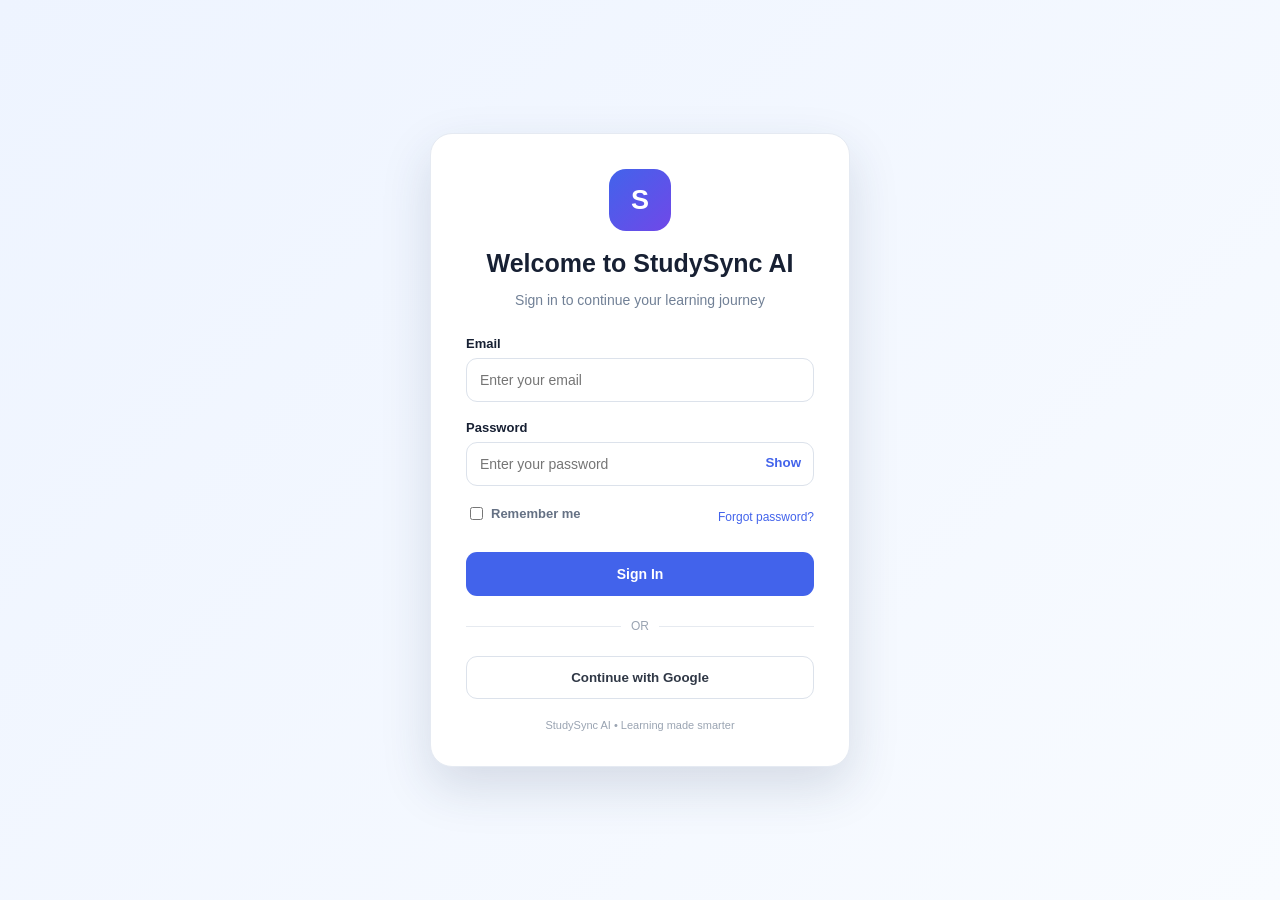
<file: StudySync_AI_Hackathon/login.html>
<!DOCTYPE html>
<html lang="en">
<head>
<meta charset="UTF-8">
<meta name="viewport" content="width=device-width, initial-scale=1.0">
<title>StudySync AI - Login</title>

<style>
* {
    box-sizing: border-box;
}

body {
    margin: 0;
    min-height: 100vh;
    display: flex;
    align-items: center;
    justify-content: center;
    font-family: Arial, sans-serif;
    background: linear-gradient(135deg, #eef4ff, #f8fbff);
    color: #172033;
}

.card {
    width: 420px;
    max-width: 92%;
    background: white;
    padding: 35px;
    border-radius: 22px;
    border: 1px solid #e5eaf2;
    box-shadow: 0 20px 50px rgba(31,55,90,0.15);
}

.logo {
    width: 62px;
    height: 62px;
    margin: 0 auto 18px;
    border-radius: 17px;
    background: linear-gradient(135deg,#4263eb,#7048e8);
    display: flex;
    align-items: center;
    justify-content: center;
    color: white;
    font-size: 27px;
    font-weight: bold;
}

h1 {
    text-align: center;
    font-size: 25px;
    margin: 0 0 7px;
}

.subtitle {
    text-align: center;
    color: #718096;
    font-size: 14px;
    margin-bottom: 28px;
}

label {
    display: block;
    font-size: 13px;
    font-weight: bold;
    margin-bottom: 7px;
}

.input-group {
    margin-bottom: 18px;
}

input[type="email"],
input[type="password"] {
    width: 100%;
    padding: 13px;
    border: 1px solid #dce2eb;
    border-radius: 11px;
    outline: none;
    font-size: 14px;
}

input:focus {
    border-color: #4263eb;
    box-shadow: 0 0 0 3px rgba(66,99,235,.1);
}

.password-box {
    position: relative;
}

.password-box input {
    padding-right: 65px;
}

.show-btn {
    position: absolute;
    right: 8px;
    top: 8px;
    border: none;
    background: none;
    color: #4263eb;
    font-weight: bold;
    cursor: pointer;
    padding: 5px;
}

.options {
    display: flex;
    justify-content: space-between;
    align-items: center;
    margin: 15px 0 22px;
    font-size: 12px;
}

.remember {
    display: flex;
    align-items: center;
    gap: 5px;
    color: #657184;
}

.remember input {
    width: auto;
}

.forgot {
    color: #4263eb;
    text-decoration: none;
}

.signin {
    width: 100%;
    padding: 14px;
    border: none;
    border-radius: 11px;
    background: #4263eb;
    color: white;
    font-size: 14px;
    font-weight: bold;
    cursor: pointer;
}

.signin:hover {
    background: #364fc7;
}

.divider {
    display: flex;
    align-items: center;
    gap: 10px;
    margin: 23px 0;
    color: #9aa4b2;
    font-size: 12px;
}

.divider::before,
.divider::after {
    content: "";
    height: 1px;
    background: #e6eaf0;
    flex: 1;
}

.google {
    width: 100%;
    padding: 13px;
    border-radius: 11px;
    background: white;
    border: 1px solid #dce2eb;
    color: #303846;
    font-weight: bold;
    cursor: pointer;
}

.google:hover {
    background: #f8f9fb;
}

.footer {
    text-align: center;
    margin-top: 20px;
    color: #9aa4b2;
    font-size: 11px;
}
</style>
</head>

<body>

<div class="card">

    <div class="logo">S</div>

    <h1>Welcome to StudySync AI</h1>

    <p class="subtitle">
        Sign in to continue your learning journey
    </p>

    <form id="loginForm">

        <div class="input-group">
            <label for="email">Email</label>

            <input
                id="email"
                type="email"
                placeholder="Enter your email"
                required
            >
        </div>

        <div class="input-group">

            <label for="password">Password</label>

            <div class="password-box">

                <input
                    id="password"
                    type="password"
                    placeholder="Enter your password"
                    required
                >

                <button
                    type="button"
                    class="show-btn"
                    onclick="togglePassword()"
                >
                    Show
                </button>

            </div>
        </div>

        <div class="options">

            <label class="remember">
                <input type="checkbox">
                Remember me
            </label>

            <a href="#" class="forgot">
                Forgot password?
            </a>

        </div>

        <button type="submit" class="signin">
            Sign In
        </button>

    </form>

    <div class="divider">
        OR
    </div>

    <button
        type="button"
        class="google"
        onclick="googleLogin()"
    >
        Continue with Google
    </button>

    <div class="footer">
        StudySync AI • Learning made smarter
    </div>

</div>

<script>

function togglePassword() {

    const password =
        document.getElementById("password");

    const button =
        document.querySelector(".show-btn");

    if (password.type === "password") {

        password.type = "text";
        button.textContent = "Hide";

    } else {

        password.type = "password";
        button.textContent = "Show";

    }
}


document
.getElementById("loginForm")
.addEventListener("submit", function(event) {

    event.preventDefault();

    const email =
        document.getElementById("email").value.trim();

    const password =
        document.getElementById("password").value.trim();

    if (email === "" || password === "") {

        alert("Please enter your email and password.");

        return;

    }

    /*
      Open your EXISTING StudySync application.
      index.html must be in the same folder.
    */

    window.location.href = "index.html";

});


function googleLogin() {

    alert("Google Sign-In is not connected yet.");

}

</script>

</body>
</html>
</file>
